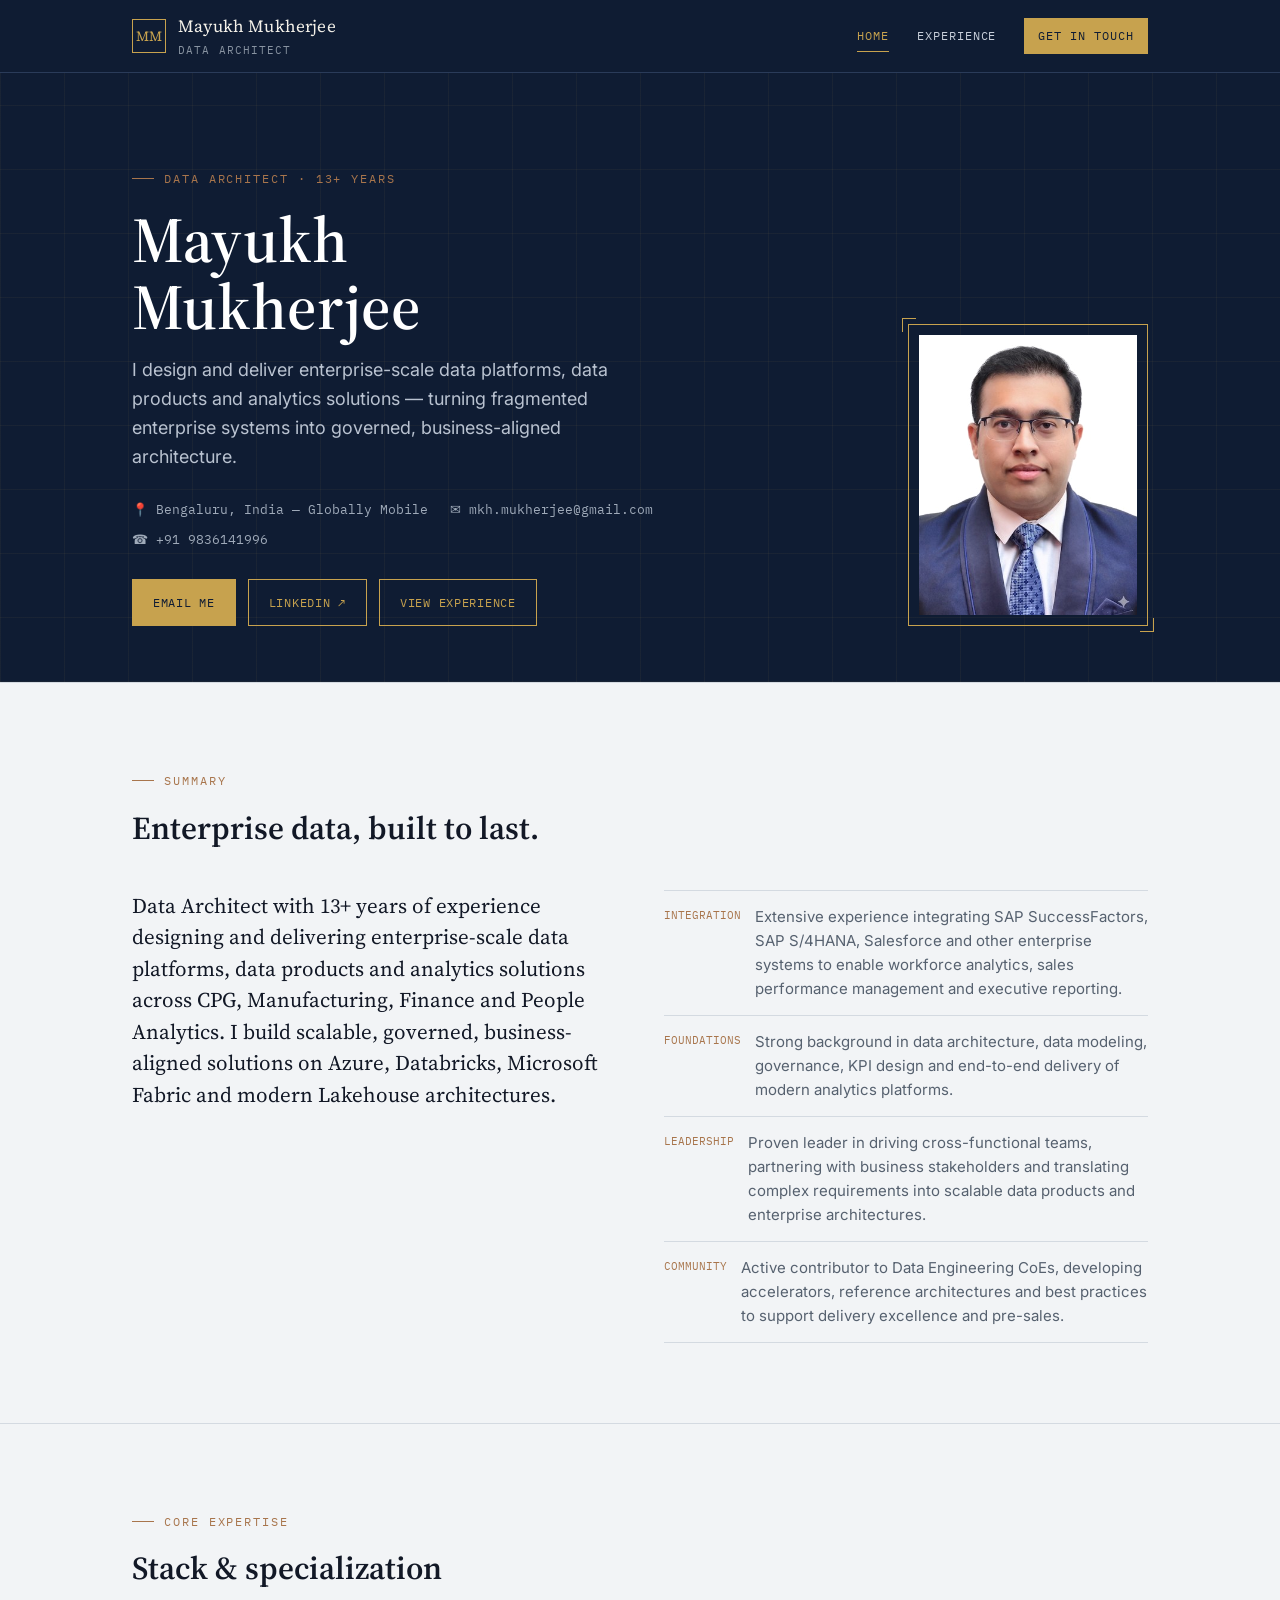
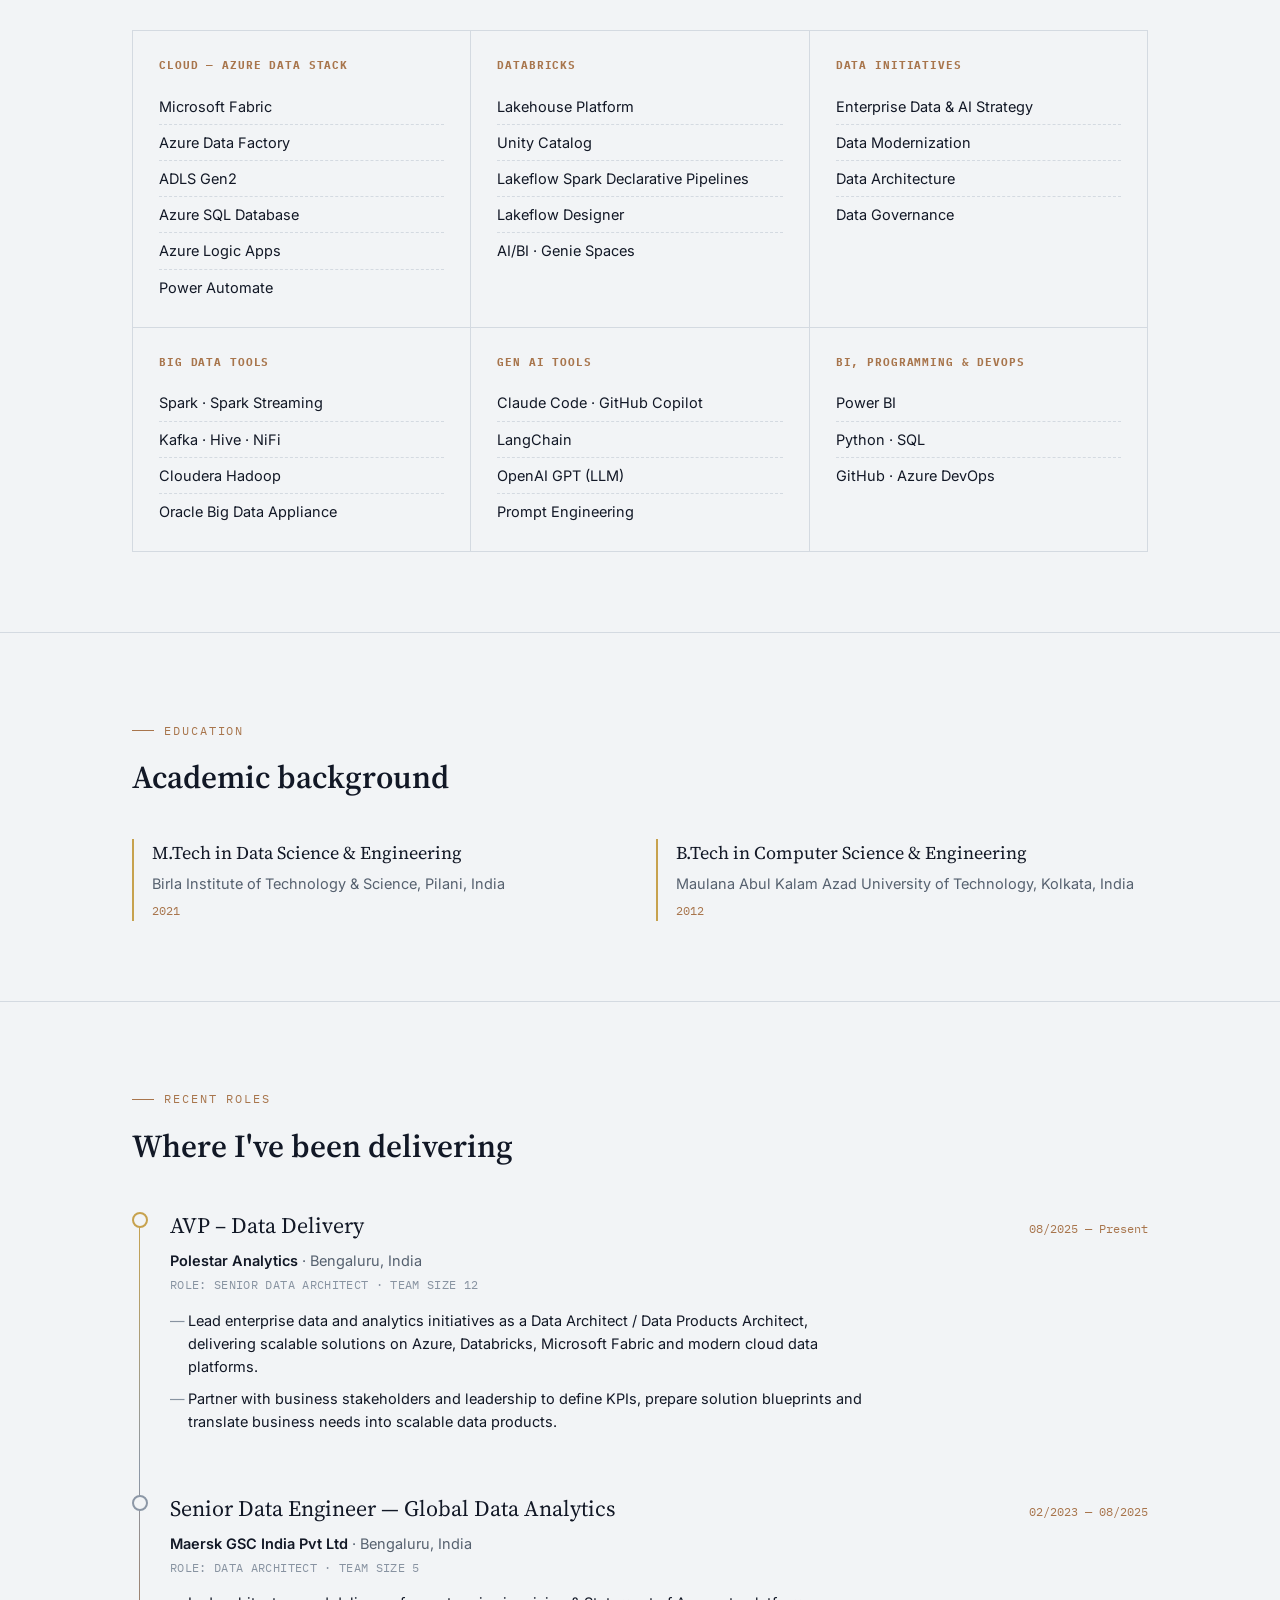
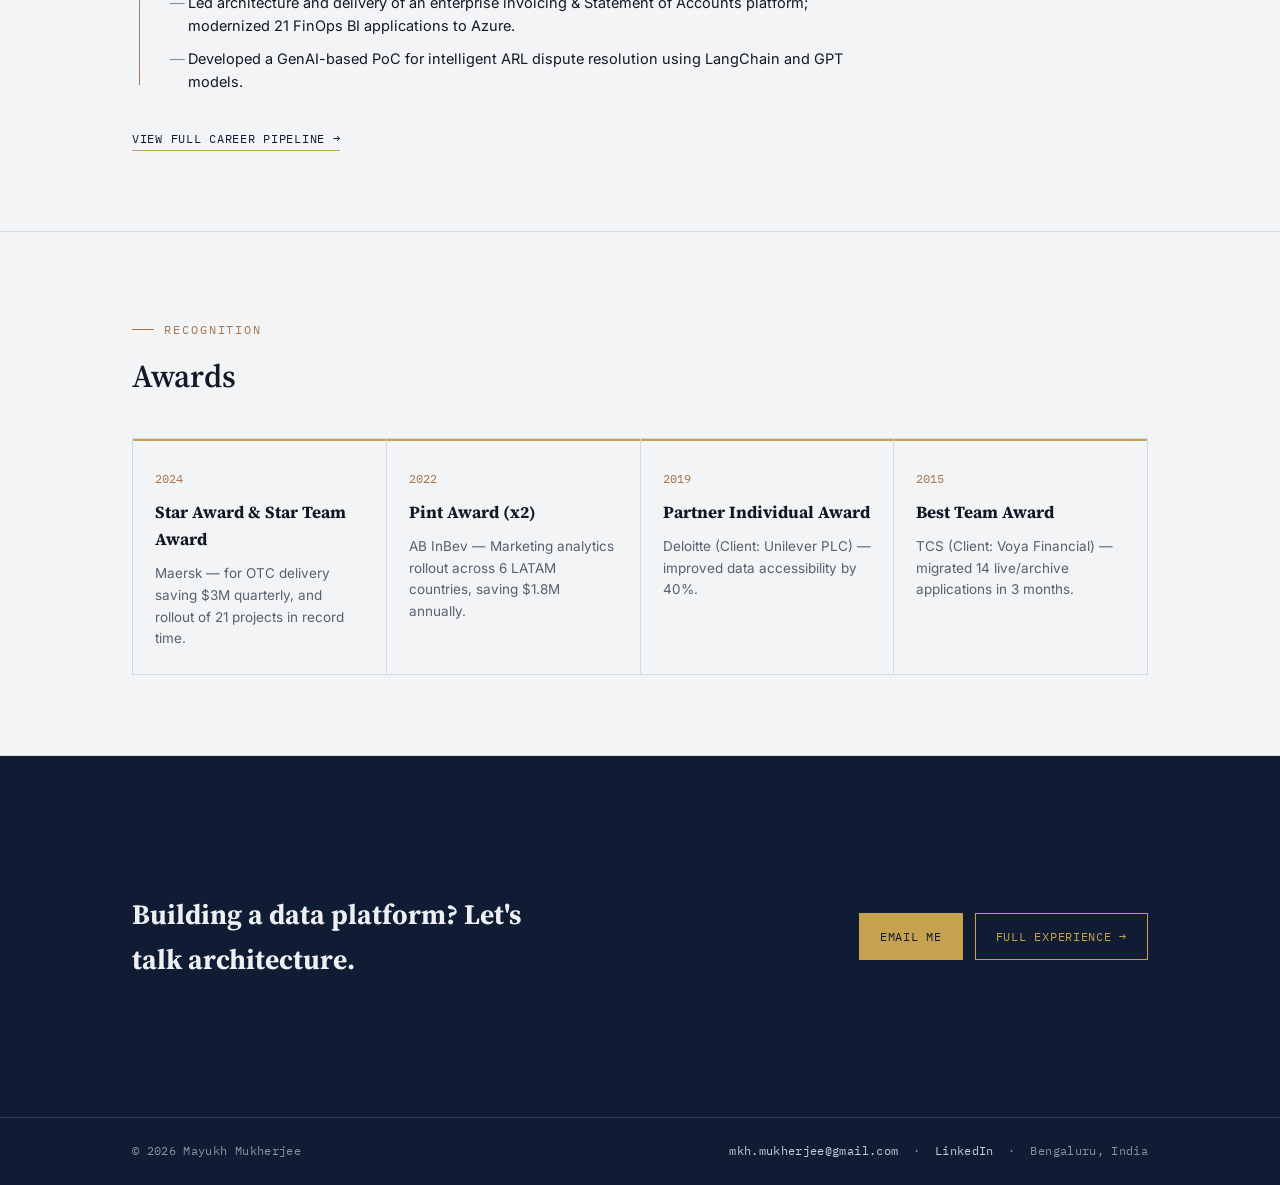
<file: index.html>
<!DOCTYPE html>
<html lang="en">
<head>
<meta charset="UTF-8">
<meta name="viewport" content="width=device-width, initial-scale=1.0">
<title>Mayukh Mukherjee — Data Architect | Azure, Databricks &amp; Microsoft Fabric</title>
<meta name="description" content="Mayukh Mukherjee is a Data Architect with 13+ years designing enterprise-scale data platforms, Lakehouse architectures and analytics solutions on Azure, Databricks and Microsoft Fabric across CPG, Manufacturing and Finance.">
<meta name="robots" content="index, follow">
<meta name="author" content="Mayukh Mukherjee">
<link rel="canonical" href="https://www.mayukhmukherjee.com/">

<!-- Favicons -->
<link rel="icon" type="image/png" sizes="32x32" href="images/favicon-32.png">
<link rel="icon" type="image/png" sizes="16x16" href="images/favicon-16.png">
<link rel="apple-touch-icon" sizes="180x180" href="images/apple-touch-icon.png">
<link rel="icon" type="image/png" sizes="512x512" href="images/icon-512.png">
<meta name="theme-color" content="#0F1C33">

<!-- Open Graph -->
<meta property="og:type" content="website">
<meta property="og:site_name" content="Mayukh Mukherjee">
<meta property="og:title" content="Mayukh Mukherjee — Data Architect">
<meta property="og:description" content="13+ years designing enterprise-scale data platforms, Lakehouse architectures and analytics solutions on Azure, Databricks and Microsoft Fabric.">
<meta property="og:url" content="https://www.mayukhmukherjee.com/">
<meta property="og:image" content="https://www.mayukhmukherjee.com/images/og-image.jpg">
<meta property="og:image:width" content="1200">
<meta property="og:image:height" content="630">
<meta property="og:locale" content="en_US">

<!-- Twitter Card -->
<meta name="twitter:card" content="summary_large_image">
<meta name="twitter:title" content="Mayukh Mukherjee — Data Architect">
<meta name="twitter:description" content="13+ years designing enterprise-scale data platforms on Azure, Databricks and Microsoft Fabric.">
<meta name="twitter:image" content="https://www.mayukhmukherjee.com/images/og-image.jpg">

<link rel="preconnect" href="https://fonts.googleapis.com">
<link rel="preconnect" href="https://fonts.gstatic.com" crossorigin>
<link href="https://fonts.googleapis.com/css2?family=Source+Serif+4:opsz,wght@8..60,400;8..60,500;8..60,600;8..60,700&family=Inter:wght@400;500;600;700&family=IBM+Plex+Mono:wght@400;500;600&display=swap" rel="stylesheet">
<link rel="stylesheet" href="styles.css">

<script type="application/ld+json">
{
  "@context": "https://schema.org",
  "@type": "Person",
  "name": "Mayukh Mukherjee",
  "jobTitle": "Data Architect",
  "url": "https://www.mayukhmukherjee.com/",
  "image": "https://www.mayukhmukherjee.com/images/profile.jpg",
  "email": "mailto:mkh.mukherjee@gmail.com",
  "telephone": "+91-9836141996",
  "address": {
    "@type": "PostalAddress",
    "addressLocality": "Bengaluru",
    "addressCountry": "IN"
  },
  "worksFor": {
    "@type": "Organization",
    "name": "Polestar Analytics"
  },
  "alumniOf": [
    { "@type": "CollegeOrUniversity", "name": "Birla Institute of Technology and Science, Pilani" },
    { "@type": "CollegeOrUniversity", "name": "Maulana Abul Kalam Azad University of Technology" }
  ],
  "knowsAbout": ["Data Architecture", "Azure", "Databricks", "Microsoft Fabric", "Lakehouse Architecture", "Data Governance", "Power BI", "GenAI"],
  "sameAs": ["https://www.linkedin.com/in/mukherjeemayukh/"]
}
</script>
</head>
<body>

<header class="site-header">
  <div class="wrap">
    <a class="brand" href="index.html">
      <span class="brand-mark">MM</span>
      <span>
        <span class="brand-name">Mayukh Mukherjee</span>
        <span class="brand-role">Data Architect</span>
      </span>
    </a>
    <nav class="site-nav">
      <a href="index.html" class="active">Home</a>
      <a href="experience.html">Experience</a>
      <a href="mailto:mkh.mukherjee@gmail.com" class="nav-cta">Get in Touch</a>
    </nav>
  </div>
</header>

<section class="hero">
  <div class="wrap">
    <div>
      <span class="eyebrow">Data Architect · 13+ Years</span>
      <h1 class="hero-title">Mayukh<br>Mukherjee</h1>
      <p class="hero-sub">I design and deliver enterprise-scale data platforms, data products and analytics solutions — turning fragmented enterprise systems into governed, business-aligned architecture.</p>
      <div class="hero-meta">
        <span>📍 Bengaluru, India — Globally Mobile</span>
        <span>✉ mkh.mukherjee@gmail.com</span>
        <span>☎ +91&nbsp;9836141996</span>
      </div>
      <div class="hero-actions">
        <a class="btn solid" href="mailto:mkh.mukherjee@gmail.com">Email Me</a>
        <a class="btn" href="https://www.linkedin.com/in/mukherjeemayukh/" target="_blank" rel="noopener">LinkedIn ↗</a>
        <a class="btn" href="experience.html">View Experience</a>
      </div>
    </div>
    <div class="hero-photo">
      <div class="frame"><img src="images/profile.jpg" alt="Portrait of Mayukh Mukherjee, Data Architect" width="365" height="470"></div>
      <span class="tick tl"></span>
      <span class="tick br"></span>
    </div>
  </div>
</section>

<section id="summary">
  <div class="wrap">
    <div class="section-head">
      <span class="eyebrow">Summary</span>
      <h2>Enterprise data, built to last.</h2>
    </div>
    <div class="summary-grid">
      <p class="lead-graf">Data Architect with 13+ years of experience designing and delivering enterprise-scale data platforms, data products and analytics solutions across CPG, Manufacturing, Finance and People Analytics. I build scalable, governed, business-aligned solutions on Azure, Databricks, Microsoft Fabric and modern Lakehouse architectures.</p>
      <ul class="summary-list">
        <li><span class="tag">INTEGRATION</span> Extensive experience integrating SAP SuccessFactors, SAP S/4HANA, Salesforce and other enterprise systems to enable workforce analytics, sales performance management and executive reporting.</li>
        <li><span class="tag">FOUNDATIONS</span> Strong background in data architecture, data modeling, governance, KPI design and end-to-end delivery of modern analytics platforms.</li>
        <li><span class="tag">LEADERSHIP</span> Proven leader in driving cross-functional teams, partnering with business stakeholders and translating complex requirements into scalable data products and enterprise architectures.</li>
        <li><span class="tag">COMMUNITY</span> Active contributor to Data Engineering CoEs, developing accelerators, reference architectures and best practices to support delivery excellence and pre-sales.</li>
      </ul>
    </div>
  </div>
</section>

<section id="expertise">
  <div class="wrap">
    <div class="section-head">
      <span class="eyebrow">Core Expertise</span>
      <h2>Stack &amp; specialization</h2>
    </div>
    <div class="expertise-grid">
      <div class="expertise-card">
        <h3>Cloud — Azure Data Stack</h3>
        <ul>
          <li>Microsoft Fabric</li>
          <li>Azure Data Factory</li>
          <li>ADLS Gen2</li>
          <li>Azure SQL Database</li>
          <li>Azure Logic Apps</li>
          <li>Power Automate</li>
        </ul>
      </div>
      <div class="expertise-card">
        <h3>Databricks</h3>
        <ul>
          <li>Lakehouse Platform</li>
          <li>Unity Catalog</li>
          <li>Lakeflow Spark Declarative Pipelines</li>
          <li>Lakeflow Designer</li>
          <li>AI/BI · Genie Spaces</li>
        </ul>
      </div>
      <div class="expertise-card">
        <h3>Data Initiatives</h3>
        <ul>
          <li>Enterprise Data &amp; AI Strategy</li>
          <li>Data Modernization</li>
          <li>Data Architecture</li>
          <li>Data Governance</li>
        </ul>
      </div>
      <div class="expertise-card">
        <h3>Big Data Tools</h3>
        <ul>
          <li>Spark · Spark Streaming</li>
          <li>Kafka · Hive · NiFi</li>
          <li>Cloudera Hadoop</li>
          <li>Oracle Big Data Appliance</li>
        </ul>
      </div>
      <div class="expertise-card">
        <h3>Gen AI Tools</h3>
        <ul>
          <li>Claude Code · GitHub Copilot</li>
          <li>LangChain</li>
          <li>OpenAI GPT (LLM)</li>
          <li>Prompt Engineering</li>
        </ul>
      </div>
      <div class="expertise-card">
        <h3>BI, Programming &amp; DevOps</h3>
        <ul>
          <li>Power BI</li>
          <li>Python · SQL</li>
          <li>GitHub · Azure DevOps</li>
        </ul>
      </div>
    </div>
  </div>
</section>

<section id="education">
  <div class="wrap">
    <div class="section-head">
      <span class="eyebrow">Education</span>
      <h2>Academic background</h2>
    </div>
    <div class="edu-list">
      <div class="edu-item">
        <div class="deg">M.Tech in Data Science &amp; Engineering</div>
        <div class="school">Birla Institute of Technology &amp; Science, Pilani, India</div>
        <span class="yr">2021</span>
      </div>
      <div class="edu-item">
        <div class="deg">B.Tech in Computer Science &amp; Engineering</div>
        <div class="school">Maulana Abul Kalam Azad University of Technology, Kolkata, India</div>
        <span class="yr">2012</span>
      </div>
    </div>
  </div>
</section>

<section id="timeline-teaser">
  <div class="wrap">
    <div class="section-head">
      <span class="eyebrow">Recent Roles</span>
      <h2>Where I've been delivering</h2>
    </div>

    <div class="timeline">
      <div class="t-item tier-gold">
        <span class="node"></span>
        <div class="t-head">
          <span class="t-role">AVP – Data Delivery</span>
          <span class="t-dates">08/2025 — Present</span>
        </div>
        <div class="t-org"><span class="co">Polestar Analytics</span> · Bengaluru, India</div>
        <div class="t-sub">Role: Senior Data Architect · Team Size 12</div>
        <ul class="t-bullets">
          <li>Lead enterprise data and analytics initiatives as a Data Architect / Data Products Architect, delivering scalable solutions on Azure, Databricks, Microsoft Fabric and modern cloud data platforms.</li>
          <li>Partner with business stakeholders and leadership to define KPIs, prepare solution blueprints and translate business needs into scalable data products.</li>
        </ul>
      </div>

      <div class="t-item tier-silver">
        <span class="node"></span>
        <div class="t-head">
          <span class="t-role">Senior Data Engineer — Global Data Analytics</span>
          <span class="t-dates">02/2023 — 08/2025</span>
        </div>
        <div class="t-org"><span class="co">Maersk GSC India Pvt Ltd</span> · Bengaluru, India</div>
        <div class="t-sub">Role: Data Architect · Team Size 5</div>
        <ul class="t-bullets">
          <li>Led architecture and delivery of an enterprise invoicing &amp; Statement of Accounts platform; modernized 21 FinOps BI applications to Azure.</li>
          <li>Developed a GenAI-based PoC for intelligent ARL dispute resolution using LangChain and GPT models.</li>
        </ul>
      </div>
    </div>

    <div class="tl-cta">
      <a href="experience.html">View Full Career Pipeline →</a>
    </div>
  </div>
</section>

<section id="awards">
  <div class="wrap">
    <div class="section-head">
      <span class="eyebrow">Recognition</span>
      <h2>Awards</h2>
    </div>
    <div class="awards-grid">
      <div class="award-card">
        <span class="yr">2024</span>
        <h3>Star Award &amp; Star Team Award</h3>
        <p>Maersk — for OTC delivery saving $3M quarterly, and rollout of 21 projects in record time.</p>
      </div>
      <div class="award-card">
        <span class="yr">2022</span>
        <h3>Pint Award (x2)</h3>
        <p>AB InBev — Marketing analytics rollout across 6 LATAM countries, saving $1.8M annually.</p>
      </div>
      <div class="award-card">
        <span class="yr">2019</span>
        <h3>Partner Individual Award</h3>
        <p>Deloitte (Client: Unilever PLC) — improved data accessibility by 40%.</p>
      </div>
      <div class="award-card">
        <span class="yr">2015</span>
        <h3>Best Team Award</h3>
        <p>TCS (Client: Voya Financial) — migrated 14 live/archive applications in 3 months.</p>
      </div>
    </div>
  </div>
</section>

<section class="cta-band">
  <div class="wrap">
    <h2>Building a data platform? Let's talk architecture.</h2>
    <div class="actions">
      <a class="btn solid" href="mailto:mkh.mukherjee@gmail.com">Email Me</a>
      <a class="btn" href="experience.html">Full Experience →</a>
    </div>
  </div>
</section>

<footer class="site-footer">
  <div class="wrap">
    <span>© 2026 Mayukh Mukherjee</span>
    <span><a href="mailto:mkh.mukherjee@gmail.com">mkh.mukherjee@gmail.com</a> &nbsp;·&nbsp; <a href="https://www.linkedin.com/in/mukherjeemayukh/" target="_blank" rel="noopener">LinkedIn</a> &nbsp;·&nbsp; Bengaluru, India</span>
  </div>
</footer>

</body>
</html>
</file>
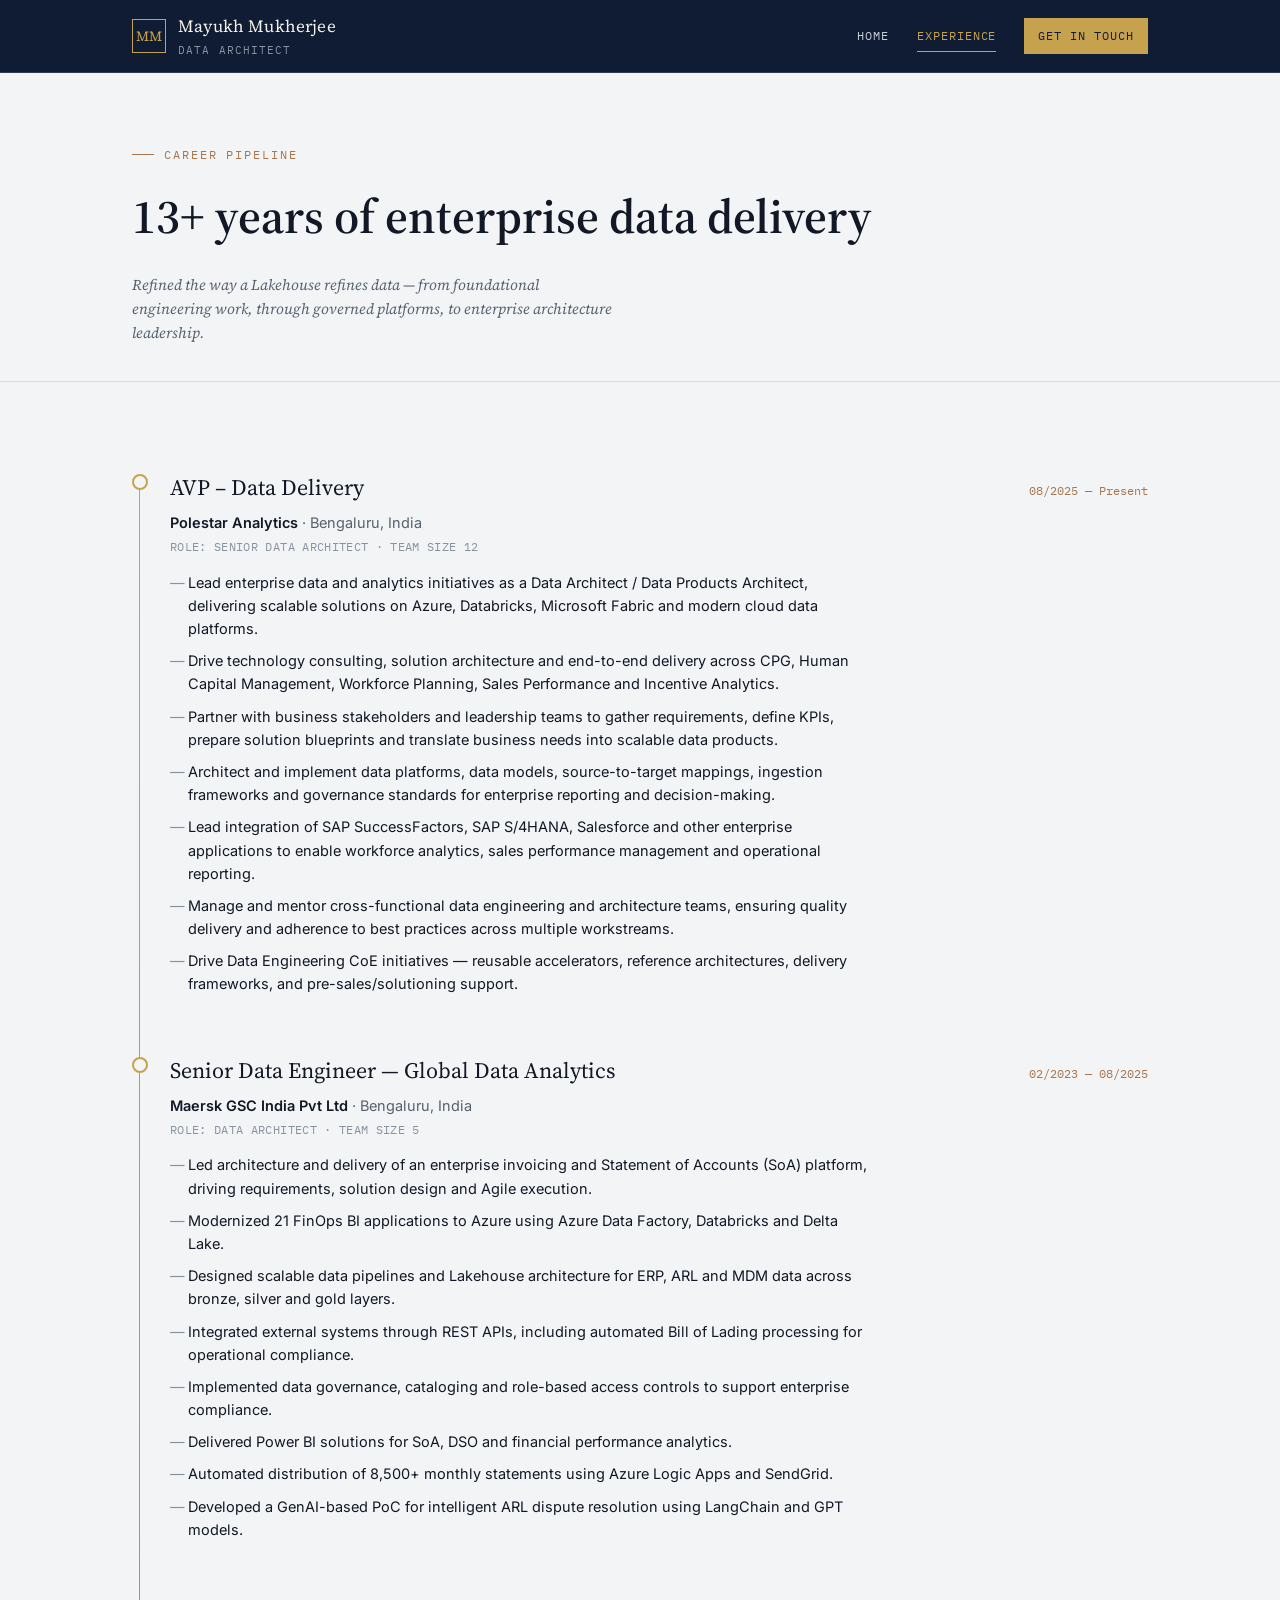
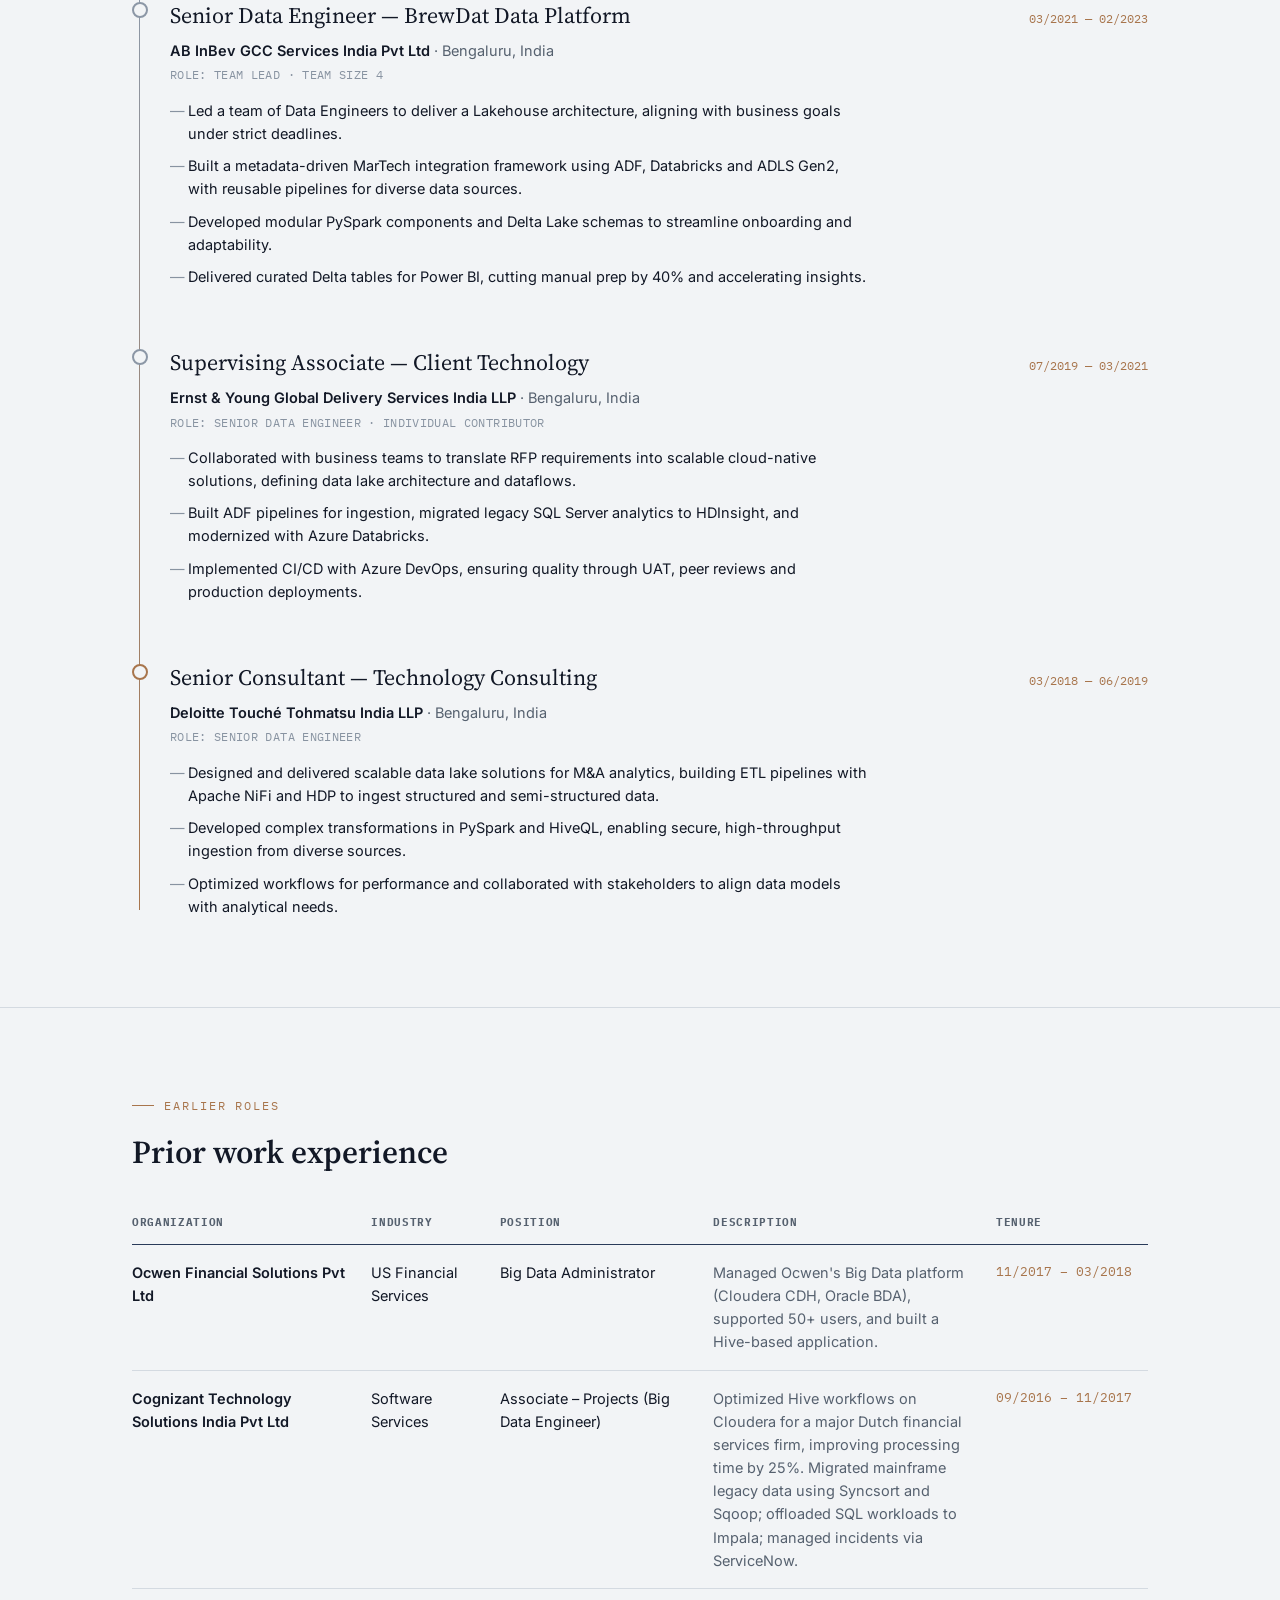
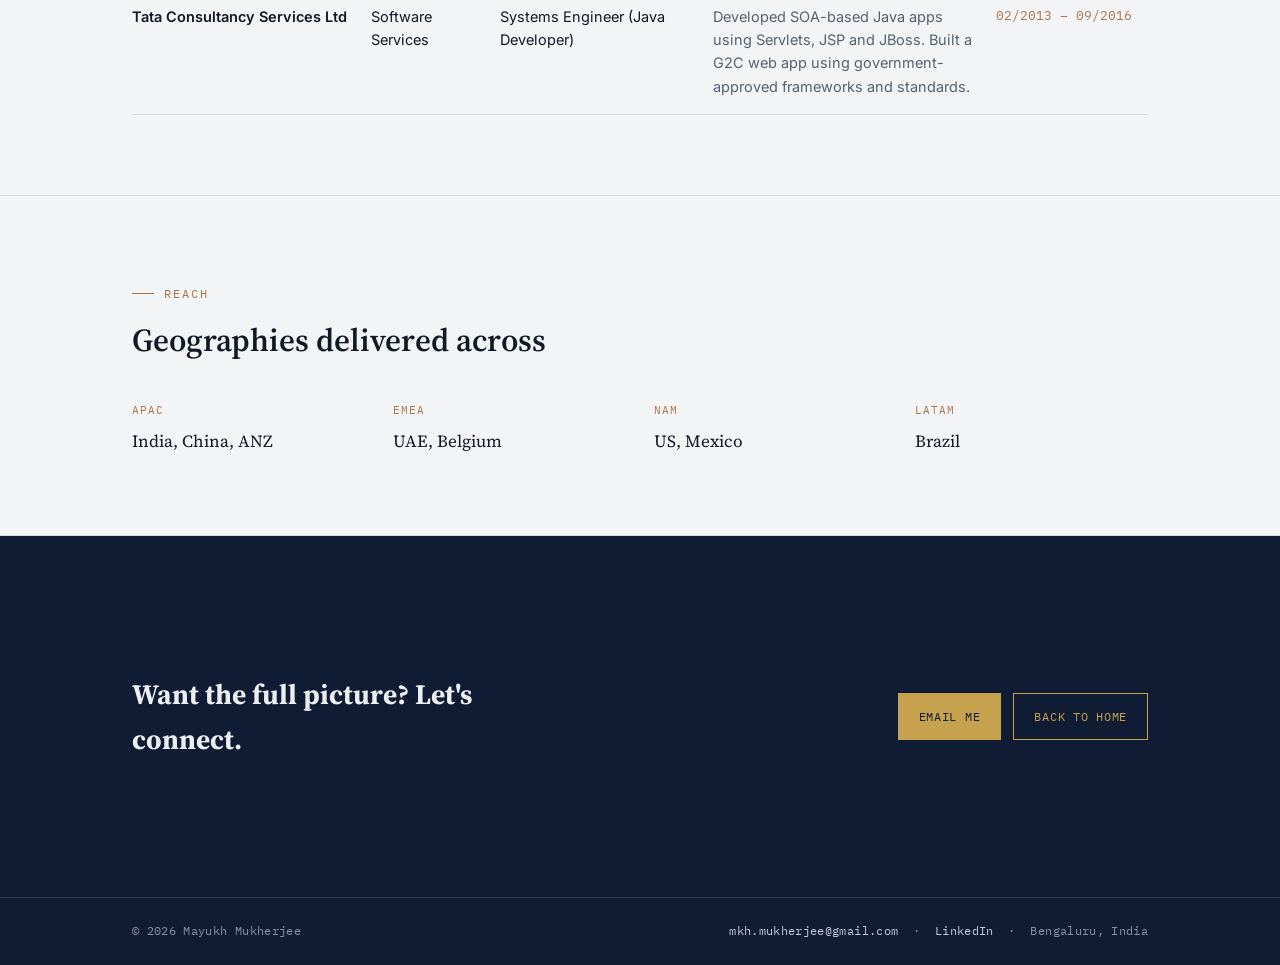
<file: experience.html>
<!DOCTYPE html>
<html lang="en">
<head>
<meta charset="UTF-8">
<meta name="viewport" content="width=device-width, initial-scale=1.0">
<title>Experience — Mayukh Mukherjee | Data Architect Career Timeline</title>
<meta name="description" content="Full career timeline for Mayukh Mukherjee: Data Architect roles at Polestar Analytics, Maersk, AB InBev, EY and Deloitte, spanning 13+ years of enterprise data platform delivery.">
<meta name="robots" content="index, follow">
<meta name="author" content="Mayukh Mukherjee">
<link rel="canonical" href="https://www.mayukhmukherjee.com/experience.html">

<!-- Favicons -->
<link rel="icon" type="image/png" sizes="32x32" href="images/favicon-32.png">
<link rel="icon" type="image/png" sizes="16x16" href="images/favicon-16.png">
<link rel="apple-touch-icon" sizes="180x180" href="images/apple-touch-icon.png">
<link rel="icon" type="image/png" sizes="512x512" href="images/icon-512.png">
<meta name="theme-color" content="#0F1C33">

<!-- Open Graph -->
<meta property="og:type" content="profile">
<meta property="og:site_name" content="Mayukh Mukherjee">
<meta property="og:title" content="Experience — Mayukh Mukherjee">
<meta property="og:description" content="Full career timeline: Data Architect roles at Polestar Analytics, Maersk, AB InBev, EY and Deloitte spanning 13+ years.">
<meta property="og:url" content="https://www.mayukhmukherjee.com/experience.html">
<meta property="og:image" content="https://www.mayukhmukherjee.com/images/og-image.jpg">
<meta property="og:image:width" content="1200">
<meta property="og:image:height" content="630">
<meta property="og:locale" content="en_US">

<!-- Twitter Card -->
<meta name="twitter:card" content="summary_large_image">
<meta name="twitter:title" content="Experience — Mayukh Mukherjee">
<meta name="twitter:description" content="Full career timeline spanning 13+ years of enterprise data platform delivery.">
<meta name="twitter:image" content="https://www.mayukhmukherjee.com/images/og-image.jpg">

<link rel="preconnect" href="https://fonts.googleapis.com">
<link rel="preconnect" href="https://fonts.gstatic.com" crossorigin>
<link href="https://fonts.googleapis.com/css2?family=Source+Serif+4:opsz,wght@8..60,400;8..60,500;8..60,600;8..60,700&family=Inter:wght@400;500;600;700&family=IBM+Plex+Mono:wght@400;500;600&display=swap" rel="stylesheet">
<link rel="stylesheet" href="styles.css">

<script type="application/ld+json">
{
  "@context": "https://schema.org",
  "@type": "BreadcrumbList",
  "itemListElement": [
    { "@type": "ListItem", "position": 1, "name": "Home", "item": "https://www.mayukhmukherjee.com/" },
    { "@type": "ListItem", "position": 2, "name": "Experience", "item": "https://www.mayukhmukherjee.com/experience.html" }
  ]
}
</script>
</head>
<body>

<header class="site-header">
  <div class="wrap">
    <a class="brand" href="index.html">
      <span class="brand-mark">MM</span>
      <span>
        <span class="brand-name">Mayukh Mukherjee</span>
        <span class="brand-role">Data Architect</span>
      </span>
    </a>
    <nav class="site-nav">
      <a href="index.html">Home</a>
      <a href="experience.html" class="active">Experience</a>
      <a href="mailto:mkh.mukherjee@gmail.com" class="nav-cta">Get in Touch</a>
    </nav>
  </div>
</header>

<section style="padding-top:64px;padding-bottom:0;">
  <div class="wrap">
    <span class="eyebrow">Career Pipeline</span>
    <h1 style="font-family:var(--serif);font-weight:600;font-size:clamp(32px,4.5vw,48px);margin:14px 0 0;">13+ years of enterprise data delivery</h1>
    <p class="timeline-caption" style="margin-top:18px;">Refined the way a Lakehouse refines data — from foundational engineering work, through governed platforms, to enterprise architecture leadership.</p>
  </div>
</section>

<section id="experience">
  <div class="wrap">
    <div class="timeline">

      <div class="t-item">
        <span class="node"></span>
        <div class="t-head">
          <span class="t-role">AVP – Data Delivery</span>
          <span class="t-dates">08/2025 — Present</span>
        </div>
        <div class="t-org"><span class="co">Polestar Analytics</span> · Bengaluru, India</div>
        <div class="t-sub">Role: Senior Data Architect · Team Size 12</div>
        <ul class="t-bullets">
          <li>Lead enterprise data and analytics initiatives as a Data Architect / Data Products Architect, delivering scalable solutions on Azure, Databricks, Microsoft Fabric and modern cloud data platforms.</li>
          <li>Drive technology consulting, solution architecture and end-to-end delivery across CPG, Human Capital Management, Workforce Planning, Sales Performance and Incentive Analytics.</li>
          <li>Partner with business stakeholders and leadership teams to gather requirements, define KPIs, prepare solution blueprints and translate business needs into scalable data products.</li>
          <li>Architect and implement data platforms, data models, source-to-target mappings, ingestion frameworks and governance standards for enterprise reporting and decision-making.</li>
          <li>Lead integration of SAP SuccessFactors, SAP S/4HANA, Salesforce and other enterprise applications to enable workforce analytics, sales performance management and operational reporting.</li>
          <li>Manage and mentor cross-functional data engineering and architecture teams, ensuring quality delivery and adherence to best practices across multiple workstreams.</li>
          <li>Drive Data Engineering CoE initiatives — reusable accelerators, reference architectures, delivery frameworks, and pre-sales/solutioning support.</li>
        </ul>
      </div>

      <div class="t-item">
        <span class="node"></span>
        <div class="t-head">
          <span class="t-role">Senior Data Engineer — Global Data Analytics</span>
          <span class="t-dates">02/2023 — 08/2025</span>
        </div>
        <div class="t-org"><span class="co">Maersk GSC India Pvt Ltd</span> · Bengaluru, India</div>
        <div class="t-sub">Role: Data Architect · Team Size 5</div>
        <ul class="t-bullets">
          <li>Led architecture and delivery of an enterprise invoicing and Statement of Accounts (SoA) platform, driving requirements, solution design and Agile execution.</li>
          <li>Modernized 21 FinOps BI applications to Azure using Azure Data Factory, Databricks and Delta Lake.</li>
          <li>Designed scalable data pipelines and Lakehouse architecture for ERP, ARL and MDM data across bronze, silver and gold layers.</li>
          <li>Integrated external systems through REST APIs, including automated Bill of Lading processing for operational compliance.</li>
          <li>Implemented data governance, cataloging and role-based access controls to support enterprise compliance.</li>
          <li>Delivered Power BI solutions for SoA, DSO and financial performance analytics.</li>
          <li>Automated distribution of 8,500+ monthly statements using Azure Logic Apps and SendGrid.</li>
          <li>Developed a GenAI-based PoC for intelligent ARL dispute resolution using LangChain and GPT models.</li>
        </ul>
      </div>

      <div class="t-item tier-silver">
        <span class="node"></span>
        <div class="t-head">
          <span class="t-role">Senior Data Engineer — BrewDat Data Platform</span>
          <span class="t-dates">03/2021 — 02/2023</span>
        </div>
        <div class="t-org"><span class="co">AB InBev GCC Services India Pvt Ltd</span> · Bengaluru, India</div>
        <div class="t-sub">Role: Team Lead · Team Size 4</div>
        <ul class="t-bullets">
          <li>Led a team of Data Engineers to deliver a Lakehouse architecture, aligning with business goals under strict deadlines.</li>
          <li>Built a metadata-driven MarTech integration framework using ADF, Databricks and ADLS Gen2, with reusable pipelines for diverse data sources.</li>
          <li>Developed modular PySpark components and Delta Lake schemas to streamline onboarding and adaptability.</li>
          <li>Delivered curated Delta tables for Power BI, cutting manual prep by 40% and accelerating insights.</li>
        </ul>
      </div>

      <div class="t-item tier-silver">
        <span class="node"></span>
        <div class="t-head">
          <span class="t-role">Supervising Associate — Client Technology</span>
          <span class="t-dates">07/2019 — 03/2021</span>
        </div>
        <div class="t-org"><span class="co">Ernst &amp; Young Global Delivery Services India LLP</span> · Bengaluru, India</div>
        <div class="t-sub">Role: Senior Data Engineer · Individual Contributor</div>
        <ul class="t-bullets">
          <li>Collaborated with business teams to translate RFP requirements into scalable cloud-native solutions, defining data lake architecture and dataflows.</li>
          <li>Built ADF pipelines for ingestion, migrated legacy SQL Server analytics to HDInsight, and modernized with Azure Databricks.</li>
          <li>Implemented CI/CD with Azure DevOps, ensuring quality through UAT, peer reviews and production deployments.</li>
        </ul>
      </div>

      <div class="t-item tier-bronze">
        <span class="node"></span>
        <div class="t-head">
          <span class="t-role">Senior Consultant — Technology Consulting</span>
          <span class="t-dates">03/2018 — 06/2019</span>
        </div>
        <div class="t-org"><span class="co">Deloitte Touché Tohmatsu India LLP</span> · Bengaluru, India</div>
        <div class="t-sub">Role: Senior Data Engineer</div>
        <ul class="t-bullets">
          <li>Designed and delivered scalable data lake solutions for M&amp;A analytics, building ETL pipelines with Apache NiFi and HDP to ingest structured and semi-structured data.</li>
          <li>Developed complex transformations in PySpark and HiveQL, enabling secure, high-throughput ingestion from diverse sources.</li>
          <li>Optimized workflows for performance and collaborated with stakeholders to align data models with analytical needs.</li>
        </ul>
      </div>

    </div>
  </div>
</section>

<section id="prior">
  <div class="wrap">
    <div class="section-head">
      <span class="eyebrow">Earlier Roles</span>
      <h2>Prior work experience</h2>
    </div>
    <div class="table-wrap">
      <table class="prior">
        <thead>
          <tr>
            <th>Organization</th>
            <th>Industry</th>
            <th>Position</th>
            <th>Description</th>
            <th>Tenure</th>
          </tr>
        </thead>
        <tbody>
          <tr>
            <td class="org">Ocwen Financial Solutions Pvt Ltd</td>
            <td>US Financial Services</td>
            <td>Big Data Administrator</td>
            <td class="desc">Managed Ocwen's Big Data platform (Cloudera CDH, Oracle BDA), supported 50+ users, and built a Hive-based application.</td>
            <td class="tenure">11/2017 – 03/2018</td>
          </tr>
          <tr>
            <td class="org">Cognizant Technology Solutions India Pvt Ltd</td>
            <td>Software Services</td>
            <td>Associate – Projects (Big Data Engineer)</td>
            <td class="desc">Optimized Hive workflows on Cloudera for a major Dutch financial services firm, improving processing time by 25%. Migrated mainframe legacy data using Syncsort and Sqoop; offloaded SQL workloads to Impala; managed incidents via ServiceNow.</td>
            <td class="tenure">09/2016 – 11/2017</td>
          </tr>
          <tr>
            <td class="org">Tata Consultancy Services Ltd</td>
            <td>Software Services</td>
            <td>Systems Engineer (Java Developer)</td>
            <td class="desc">Developed SOA-based Java apps using Servlets, JSP and JBoss. Built a G2C web app using government-approved frameworks and standards.</td>
            <td class="tenure">02/2013 – 09/2016</td>
          </tr>
        </tbody>
      </table>
    </div>
  </div>
</section>

<section id="geographies">
  <div class="wrap">
    <div class="section-head">
      <span class="eyebrow">Reach</span>
      <h2>Geographies delivered across</h2>
    </div>
    <div class="geo-grid">
      <div class="geo-item">
        <div class="reg">APAC</div>
        <div class="places">India, China, ANZ</div>
      </div>
      <div class="geo-item">
        <div class="reg">EMEA</div>
        <div class="places">UAE, Belgium</div>
      </div>
      <div class="geo-item">
        <div class="reg">NAM</div>
        <div class="places">US, Mexico</div>
      </div>
      <div class="geo-item">
        <div class="reg">LATAM</div>
        <div class="places">Brazil</div>
      </div>
    </div>
  </div>
</section>

<section class="cta-band">
  <div class="wrap">
    <h2>Want the full picture? Let's connect.</h2>
    <div class="actions">
      <a class="btn solid" href="mailto:mkh.mukherjee@gmail.com">Email Me</a>
      <a class="btn" href="index.html">Back to Home</a>
    </div>
  </div>
</section>

<footer class="site-footer">
  <div class="wrap">
    <span>© 2026 Mayukh Mukherjee</span>
    <span><a href="mailto:mkh.mukherjee@gmail.com">mkh.mukherjee@gmail.com</a> &nbsp;·&nbsp; <a href="https://www.linkedin.com/in/mukherjeemayukh/" target="_blank" rel="noopener">LinkedIn</a> &nbsp;·&nbsp; Bengaluru, India</span>
  </div>
</footer>

</body>
</html>
</file>
<file: styles.css>
/* =========================================================
   Mayukh Mukherjee — Portfolio
   Design system: "Blueprint" — navy ink, paper ground,
   bronze/silver/gold accent drawn from medallion (lakehouse)
   architecture — bronze -> silver -> gold refinement, used as
   the career-timeline signature.
   ========================================================= */

:root{
  --navy: #0F1C33;
  --navy-2: #16294A;
  --paper: #F2F4F6;
  --paper-2: #E9ECEF;
  --ink: #121826;
  --steel: #56616F;
  --steel-light: #8893A1;
  --hairline: #D4DAE1;
  --hairline-dark: #2A3B59;

  --bronze: #A8754C;
  --silver: #8C97A6;
  --gold: #C7A24E;

  --serif: "Source Serif 4", "Iowan Old Style", Georgia, serif;
  --sans: "Inter", -apple-system, BlinkMacSystemFont, "Segoe UI", sans-serif;
  --mono: "IBM Plex Mono", "SFMono-Regular", Menlo, monospace;

  --max: 1080px;
}

*, *::before, *::after{ box-sizing: border-box; }

html{ scroll-behavior: smooth; }

body{
  margin: 0;
  background: var(--paper);
  color: var(--ink);
  font-family: var(--sans);
  font-size: 16px;
  line-height: 1.6;
  -webkit-font-smoothing: antialiased;
}

@media (prefers-reduced-motion: reduce){
  html{ scroll-behavior: auto; }
  *{ animation-duration: 0.001ms !important; transition-duration: 0.001ms !important; }
}

a{ color: inherit; text-decoration: none; }
img{ max-width: 100%; display: block; }

.wrap{
  max-width: var(--max);
  margin: 0 auto;
  padding: 0 32px;
}

/* ---------- eyebrow / labels ---------- */
.eyebrow{
  font-family: var(--mono);
  font-size: 12px;
  letter-spacing: 0.16em;
  text-transform: uppercase;
  color: var(--bronze);
  display: inline-flex;
  align-items: center;
  gap: 10px;
}
.eyebrow::before{
  content: "";
  width: 22px;
  height: 1px;
  background: var(--bronze);
  display: inline-block;
}

/* ---------- header ---------- */
.site-header{
  position: sticky;
  top: 0;
  z-index: 50;
  background: var(--navy);
  border-bottom: 1px solid var(--hairline-dark);
}
.site-header .wrap{
  display: flex;
  align-items: center;
  justify-content: space-between;
  height: 72px;
}
.brand{
  display: flex;
  align-items: center;
  gap: 12px;
  color: #F4F1E9;
}
.brand-mark{
  width: 34px;
  height: 34px;
  border: 1px solid var(--gold);
  display: flex;
  align-items: center;
  justify-content: center;
  font-family: var(--serif);
  font-size: 14px;
  letter-spacing: 0.02em;
  color: var(--gold);
}
.brand-name{
  font-family: var(--serif);
  font-size: 17px;
  letter-spacing: 0.01em;
}
.brand-role{
  font-family: var(--mono);
  font-size: 11px;
  letter-spacing: 0.1em;
  text-transform: uppercase;
  color: var(--steel-light);
  display: block;
  margin-top: 2px;
}
nav.site-nav{
  display: flex;
  align-items: center;
  gap: 28px;
  font-family: var(--mono);
  font-size: 12px;
  letter-spacing: 0.08em;
  text-transform: uppercase;
}
nav.site-nav a{
  color: #C7CEDA;
  padding: 6px 0;
  border-bottom: 1px solid transparent;
  transition: color .15s ease, border-color .15s ease;
}
nav.site-nav a:hover,
nav.site-nav a.active{
  color: var(--gold);
  border-bottom-color: var(--gold);
}
nav.site-nav a.nav-cta{
  color: var(--navy);
  background: var(--gold);
  padding: 8px 14px;
  border-bottom: none;
}
nav.site-nav a.nav-cta:hover{ background:#D9B568; color: var(--navy); }

/* ---------- hero ---------- */
.hero{
  position: relative;
  background: var(--navy);
  color: #EDEFF3;
  overflow: hidden;
  padding: 88px 0 0;
}
.hero::before{
  /* faint blueprint grid */
  content: "";
  position: absolute;
  inset: 0;
  background-image:
    repeating-linear-gradient(0deg, rgba(199,162,78,0.06) 0 1px, transparent 1px 64px),
    repeating-linear-gradient(90deg, rgba(199,162,78,0.06) 0 1px, transparent 1px 64px);
  pointer-events: none;
}
.hero .wrap{
  position: relative;
  display: grid;
  grid-template-columns: 1.25fr 0.75fr;
  gap: 56px;
  align-items: end;
  padding-bottom: 56px;
}
.hero-title{
  font-family: var(--serif);
  font-weight: 600;
  font-size: clamp(40px, 5.4vw, 64px);
  line-height: 1.05;
  margin: 18px 0 16px;
  color: #FFFFFF;
}
.hero-sub{
  font-size: 18px;
  color: #B9C2D0;
  max-width: 46ch;
  margin: 0 0 28px;
}
.hero-meta{
  display: flex;
  flex-wrap: wrap;
  gap: 10px 22px;
  font-family: var(--mono);
  font-size: 13px;
  color: #9FAAB9;
  margin-bottom: 28px;
}
.hero-meta span{ display:inline-flex; align-items:center; gap:8px; }

.hero-actions{
  display: flex;
  flex-wrap: wrap;
  gap: 12px;
}
.btn{
  font-family: var(--mono);
  font-size: 12px;
  letter-spacing: 0.06em;
  text-transform: uppercase;
  padding: 13px 20px;
  border: 1px solid var(--gold);
  color: var(--gold);
  transition: background .15s ease, color .15s ease;
  display: inline-flex;
  align-items: center;
  gap: 8px;
}
.btn:hover{ background: var(--gold); color: var(--navy); }
.btn.solid{ background: var(--gold); color: var(--navy); }
.btn.solid:hover{ background: #D9B568; }

.hero-photo{
  position: relative;
  justify-self: end;
  width: 240px;
}
.hero-photo .frame{
  border: 1px solid var(--gold);
  padding: 10px;
}
.hero-photo img{
  width: 100%;
  height: auto;
  filter: grayscale(8%) contrast(1.02);
  display: block;
}
.hero-photo .tick{
  position: absolute;
  width: 14px; height: 14px;
  border-top: 1px solid var(--gold);
  border-left: 1px solid var(--gold);
}
.hero-photo .tick.tl{ top: -6px; left: -6px; }
.hero-photo .tick.br{
  bottom: -6px; right: -6px;
  border-top: none; border-left: none;
  border-bottom: 1px solid var(--gold);
  border-right: 1px solid var(--gold);
}

/* ---------- stats strip ---------- */
.stats{
  background: var(--navy-2);
  border-top: 1px solid var(--hairline-dark);
}
.stats .wrap{
  display: grid;
  grid-template-columns: repeat(4, 1fr);
}
.stat{
  padding: 26px 28px;
  border-left: 1px solid var(--hairline-dark);
}
.stat:first-child{ border-left: none; padding-left: 0; }
.stat .num{
  font-family: var(--serif);
  font-size: 32px;
  color: #FFFFFF;
}
.stat .label{
  font-family: var(--mono);
  font-size: 11px;
  letter-spacing: 0.08em;
  text-transform: uppercase;
  color: #93A0B2;
  margin-top: 4px;
}

/* ---------- sections ---------- */
section{ padding: 80px 0; }
section + section{ border-top: 1px solid var(--hairline); }
.section-head{ margin-bottom: 36px; max-width: 64ch; }
.section-head h2{
  font-family: var(--serif);
  font-weight: 600;
  font-size: 32px;
  margin: 12px 0 0;
  color: var(--ink);
}
.section-head .lede{
  color: var(--steel);
  margin-top: 14px;
  font-size: 16px;
}

/* summary */
.summary-grid{
  display: grid;
  grid-template-columns: 1fr 1fr;
  gap: 48px;
}
.summary-grid p{ color: var(--ink); margin: 0 0 16px; }
.summary-grid .lead-graf{
  font-family: var(--serif);
  font-size: 21px;
  line-height: 1.5;
  color: var(--ink);
}
.summary-list{
  list-style: none;
  margin: 0;
  padding: 0;
}
.summary-list li{
  padding: 14px 0;
  border-top: 1px solid var(--hairline);
  font-size: 15px;
  color: var(--steel);
  display: flex;
  gap: 14px;
}
.summary-list li:last-child{ border-bottom: 1px solid var(--hairline); }
.summary-list .tag{
  font-family: var(--mono);
  font-size: 11px;
  color: var(--bronze);
  white-space: nowrap;
  padding-top: 2px;
}

/* expertise / skills */
.expertise-grid{
  display: grid;
  grid-template-columns: repeat(3, 1fr);
  gap: 1px;
  background: var(--hairline);
  border: 1px solid var(--hairline);
}
.expertise-card{
  background: var(--paper);
  padding: 26px 26px 22px;
}
.expertise-card h3{
  font-family: var(--mono);
  font-size: 11px;
  letter-spacing: 0.08em;
  text-transform: uppercase;
  color: var(--bronze);
  margin: 0 0 14px;
}
.expertise-card ul{
  list-style: none;
  margin: 0;
  padding: 0;
  font-size: 14.5px;
  color: var(--ink);
}
.expertise-card li{
  padding: 6px 0;
  border-top: 1px dashed var(--hairline);
}
.expertise-card li:first-child{ border-top: none; }

/* education on home */
.edu-list{
  display: grid;
  grid-template-columns: 1fr 1fr;
  gap: 32px;
}
.edu-item{
  border-left: 2px solid var(--gold);
  padding-left: 18px;
}
.edu-item .deg{ font-family: var(--serif); font-size: 18px; }
.edu-item .school{ color: var(--steel); margin-top: 4px; font-size: 14.5px; }
.edu-item .yr{ font-family: var(--mono); font-size: 12px; color: var(--bronze); margin-top: 6px; display:block; }

/* ---------- timeline (the signature element) ---------- */
.timeline{
  position: relative;
  margin-top: 8px;
}
.timeline::before{
  content: "";
  position: absolute;
  left: 7px;
  top: 8px;
  bottom: 8px;
  width: 1px;
  background: linear-gradient(to bottom, var(--gold), var(--silver) 55%, var(--bronze));
}
.t-item{
  position: relative;
  padding-left: 38px;
  padding-bottom: 48px;
}
.t-item:last-child{ padding-bottom: 0; }
.t-item .node{
  position: absolute;
  left: 0; top: 4px;
  width: 16px; height: 16px;
  border-radius: 50%;
  background: var(--paper);
  border: 2px solid var(--gold);
}
.t-item.tier-silver .node{ border-color: var(--silver); }
.t-item.tier-bronze .node{ border-color: var(--bronze); }

.t-head{
  display: flex;
  justify-content: space-between;
  align-items: baseline;
  flex-wrap: wrap;
  gap: 8px 18px;
  margin-bottom: 6px;
}
.t-role{ font-family: var(--serif); font-size: 22px; color: var(--ink); }
.t-dates{ font-family: var(--mono); font-size: 12px; color: var(--bronze); white-space: nowrap; }
.t-org{
  font-size: 14.5px;
  color: var(--steel);
  margin-bottom: 4px;
}
.t-org .co{ color: var(--ink); font-weight: 600; }
.t-sub{
  font-family: var(--mono);
  font-size: 11.5px;
  letter-spacing: .03em;
  color: var(--steel-light);
  text-transform: uppercase;
  margin-bottom: 14px;
}
.t-bullets{
  margin: 0;
  padding: 0;
  list-style: none;
  max-width: 70ch;
}
.t-bullets li{
  position: relative;
  padding-left: 18px;
  margin-bottom: 9px;
  font-size: 14.5px;
  color: var(--ink);
}
.t-bullets li::before{
  content: "—";
  position: absolute;
  left: 0;
  color: var(--steel-light);
}

.timeline-caption{
  font-family: var(--serif);
  font-style: italic;
  color: var(--steel);
  font-size: 15px;
  margin: -10px 0 36px;
  max-width: 60ch;
}

.tl-cta{
  margin-top: 36px;
  display: flex;
  align-items: center;
  gap: 14px;
}
.tl-cta a{
  font-family: var(--mono);
  font-size: 12px;
  letter-spacing: .06em;
  text-transform: uppercase;
  color: var(--navy);
  border-bottom: 1px solid var(--gold);
  padding-bottom: 2px;
}
.tl-cta a:hover{ color: var(--bronze); }

/* prior work table */
.table-wrap{ overflow-x: auto; }
table.prior{
  width: 100%;
  border-collapse: collapse;
  font-size: 14.5px;
}
table.prior th{
  font-family: var(--mono);
  font-size: 11px;
  letter-spacing: .06em;
  text-transform: uppercase;
  color: var(--steel);
  text-align: left;
  padding: 0 16px 12px 0;
  border-bottom: 1px solid var(--hairline-dark);
}
table.prior td{
  padding: 16px 16px 16px 0;
  border-bottom: 1px solid var(--hairline);
  vertical-align: top;
}
table.prior td.org{ font-weight: 600; color: var(--ink); }
table.prior td.tenure{ font-family: var(--mono); font-size: 12.5px; color: var(--bronze); white-space: nowrap; }
table.prior td.desc{ color: var(--steel); max-width: 46ch; }

/* awards */
.awards-grid{
  display: grid;
  grid-template-columns: repeat(4, 1fr);
  gap: 1px;
  background: var(--hairline);
  border: 1px solid var(--hairline);
}
.award-card{
  background: var(--paper);
  padding: 24px 22px;
  border-top: 2px solid var(--gold);
}
.award-card .yr{ font-family: var(--mono); font-size: 12px; color: var(--bronze); }
.award-card h3{ font-family: var(--serif); font-size: 17px; margin: 8px 0 10px; }
.award-card p{ font-size: 13.5px; color: var(--steel); margin: 0; }

/* geographies */
.geo-grid{
  display: grid;
  grid-template-columns: repeat(4, 1fr);
  gap: 28px;
}
.geo-item .reg{
  font-family: var(--mono);
  font-size: 11px;
  color: var(--bronze);
  letter-spacing: .08em;
}
.geo-item .places{
  font-family: var(--serif);
  font-size: 17px;
  margin-top: 8px;
}

/* dark CTA / footer */
.cta-band{
  background: var(--navy);
  color: #EDEFF3;
}
.cta-band .wrap{
  display: flex;
  justify-content: space-between;
  align-items: center;
  flex-wrap: wrap;
  gap: 24px;
  padding: 56px 32px;
}
.cta-band h2{
  font-family: var(--serif);
  font-size: 28px;
  margin: 0;
  max-width: 28ch;
}
.cta-band .actions{ display:flex; gap: 12px; flex-wrap: wrap; }

footer.site-footer{
  background: var(--navy);
  border-top: 1px solid var(--hairline-dark);
}
footer.site-footer .wrap{
  display: flex;
  justify-content: space-between;
  align-items: center;
  flex-wrap: wrap;
  gap: 12px;
  padding: 24px 32px;
  font-family: var(--mono);
  font-size: 11.5px;
  color: #8893A1;
  letter-spacing: .03em;
}
footer.site-footer a{ color: #C7CEDA; }
footer.site-footer a:hover{ color: var(--gold); }

/* ---------- responsive ---------- */
@media (max-width: 880px){
  .hero .wrap{ grid-template-columns: 1fr; padding-top: 8px; }
  .hero-photo{ justify-self: start; width: 160px; order: -1; }
  .stats .wrap{ grid-template-columns: repeat(2, 1fr); }
  .stat:nth-child(3){ border-left: none; }
  .stat{ border-left: none; border-top: 1px solid var(--hairline-dark); padding-top: 18px; }
  .stat:first-child, .stat:nth-child(2){ border-top: none; }
  .summary-grid{ grid-template-columns: 1fr; }
  .expertise-grid{ grid-template-columns: 1fr 1fr; }
  .edu-list{ grid-template-columns: 1fr; }
  .awards-grid{ grid-template-columns: 1fr 1fr; }
  .geo-grid{ grid-template-columns: 1fr 1fr; }
  nav.site-nav{ gap: 16px; }
}
@media (max-width: 560px){
  .wrap{ padding: 0 20px; }
  section{ padding: 56px 0; }
  .expertise-grid{ grid-template-columns: 1fr; }
  .awards-grid{ grid-template-columns: 1fr; }
  .geo-grid{ grid-template-columns: 1fr; }
  .t-head{ flex-direction: column; align-items: flex-start; }
  .cta-band .wrap{ flex-direction: column; align-items: flex-start; }
  table.prior td.desc{ max-width: none; }
}
</file>
